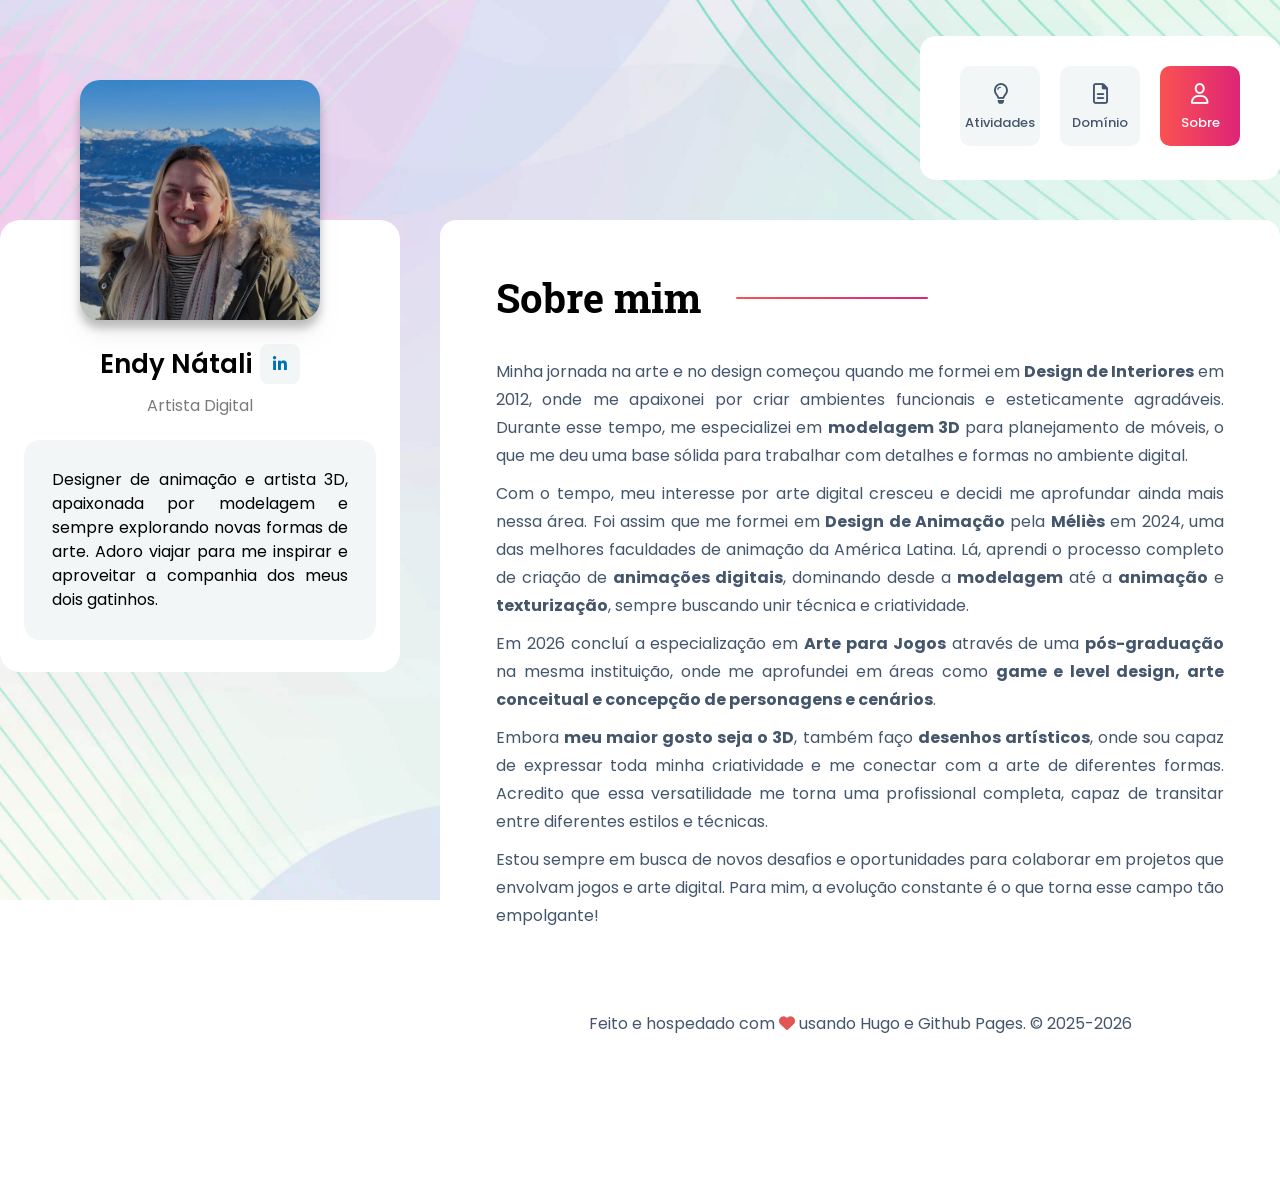
<file: index.html>
<!DOCTYPE html>
<html lang="pt">

    <head>
	<meta name="generator" content="Hugo 0.157.0">
        <meta charset="UTF-8" />
        <meta http-equiv="X-UA-Compatible" content="IE=edge" />
        <meta name="viewport" content="width=device-width, initial-scale=1.0" />
        <link rel="shortcut icon" href="/images/logo/faveicon.jpg" type="image/x-icon">
        <link rel="stylesheet" href="/assets/fontaswesome/css/all.min.css">
<link rel="stylesheet" href="/assets/fontaswesome/css/fontawesome.min.css">
<link rel="preconnect" href="https://fonts.googleapis.com" />
<link rel="preconnect" href="https://fonts.gstatic.com" crossorigin />
<link
    href="https://fonts.googleapis.com/css2?family=Poppins:ital,wght@0,200;0,300;0,400;0,500;0,600;0,700;1,400;1,500;1,600&family=Roboto+Slab:wght@300;400;500;600;700&display=swap"
    rel="stylesheet" />
<link rel="stylesheet" href="/css/vendor/jquery.modal.min.css">
<link rel="stylesheet" href="/css/tailwind.css">
<link rel="stylesheet" href="/css/custom.css">
<link rel="stylesheet" href="/css/vendor/slick.css">
        <title>Endy</title>
        <meta name="description" content="Endy Nátali - Artista digital, designer de animação, apaixonada por modelagem 3D e sempre explorando novas formas de arte.">
        <meta name="keywords" content="Endy Nátali, digital artist, artista digital, modelagem 3D, animação 3D, animação 2D, game design, Lody">
        <meta name="author" content="Endy Nátali Bächtold Smolski Chapuis">
        <link rel="canonical" href="https://endy.com.br">
        <style>
            html, body {
                margin: 0;
                padding: 0;
            }
            .site-fixed-bg {
                position: fixed;
                inset: 0;
                z-index: 0;
            }
            .page-shell {
                position: relative;
                z-index: 1;
                display: flow-root;
                min-height: 100dvh;
            }
            .mobile-content-offset {
                padding-bottom: 74px;
            }
            .page-surface {
                background-color: transparent;
            }
            .dark .page-surface {
                background-color: transparent;
            }
            .mobile-page-surface {
                background-color: rgba(255, 255, 255, 0.92);
                border-radius: 1rem;
                margin: 0.75rem;
            }
            .dark .mobile-page-surface {
                background-color: rgba(17, 17, 17, 0.92);
            }
            .mobile-bottom-nav {
                position: fixed;
                left: 0;
                right: 0;
                bottom: 0;
                z-index: 9999;
            }
            .mobile-bottom-nav-list {
                display: flex;
                align-items: stretch;
                justify-content: space-between;
            }
            .mobile-bottom-nav-list li {
                flex: 1 1 25%;
            }
            @media (min-width: 1024px) {
                .page-shell {
                    min-height: 100vh;
                }
                .mobile-content-offset {
                    padding-bottom: 0;
                }
                .mobile-bottom-nav {
                    display: none;
                }
                .page-surface {
                    background-color: #ffffff;
                    border-radius: 1rem;
                }
                .dark .page-surface {
                    background-color: #111111;
                }
                .mobile-page-surface {
                    margin: 0;
                }
            }
        </style>
    </head>

    <body>
        <div class="site-fixed-bg bg-homeBg dark:bg-homeTwoBg-dark bg-no-repeat bg-center bg-cover"></div>
        <div class="page-shell min-h-screen md:pb-16 w-full">
            <div class="container grid grid-cols-12 md:gap-10 justify-between lg:mt-[220px] mobile-content-offset">
                <div class="col-span-12 lg:col-span-4 hidden lg:block h-screen sticky top-44">
                    <div class="w-full mb-6 lg:mb-0 mx-auto relative bg-white text-center dark:bg-[#111111] px-6 rounded-[20px] mt-[180px] md:mt-[220px] lg:mt-0">
    <img src="/images/about/avatar.jpg"
        class="w-[240px] absolute left-[50%] transform -translate-x-[50%] h-[240px] drop-shadow-xl mx-auto rounded-[20px] -mt-[140px]"
        alt="about" />
    <div class="pt-[100px] pb-8">
        <div class="mt-6 mb-1 flex items-center justify-center gap-2">
            <h2 class="text-[26px] font-semibold dark:text-white"> Endy Nátali </h2>
            <a class="ml-1" href="https://www.linkedin.com/in/endynatali/" target="_blank" rel="noopener noreferrer" aria-label="LinkedIn">
                <span class="socialbtn text-[#0072b1]">
                    <i class="fa-brands fa-linkedin-in"></i>
                </span>
            </a>
            
        </div>
        <h3 class="mb-4 text-[#7B7B7B] inline-block dark:bg-[#1D1D1D] px-5 py-1.5 rounded-lg dark:text-[#A6A6A6]"> Artista Digital </h3>
        <div class="p-7 rounded-2xl mt-7 bg-[#F3F6F6] dark:bg-[#1D1D1D]" style="text-align: justify; margin-top: 0px;">
            Designer de animação e artista 3D, apaixonada por modelagem e sempre explorando novas formas de arte. Adoro viajar para me inspirar e aproveitar a companhia dos meus dois gatinhos. 
        </div>

        
    </div>
</div>
                </div>
                <div class="col-span-12 lg:col-span-8">
                    <header
                        class="lg:w-[360px] h-[144px] hidden lg:block p-[30px] ml-auto mb-10 rounded-[16px] bg-white dark:bg-[#111111]" style="margin-top: -184px;">
                        <nav class="hidden lg:block">
                            <ul class="flex">
                                <li>
                                    <a class="menu-item" href="/atividades">
                                        <span class="text-xl mb-1">
                                            <i class="fa-regular fa-lightbulb"></i>
                                        </span> Atividades
                                    </a>
                                </li>
                                <li>
                                    <a class="menu-item" href="/dominio">
                                        <span class="text-xl mb-1">
                                            <i class="fa-regular fa-file-lines"></i>
                                        </span> Domínio
                                    </a>
                                </li>
                                <li>
                                    <a class="menu-active" href="/">
                                        <span class="text-xl mb-1">
                                            <i class="fa-regular fa-user"></i>
                                        </span> Sobre
                                    </a>
                                </li>
                                
                                
                            </ul>
                        </nav>
                    </header>

                    
    <div>
        <div class="page-surface">
            <div class="pt-12 md:py-12 px-2 sm:px-5 md:px-10 lg:px-14">
                <h2 class="after-effect after:left-60 hidden lg:block">Sobre mim</h2>
                <div class="lg:hidden">
                    <div class="w-full mb-6 lg:mb-0 mx-auto relative bg-white text-center dark:bg-[#111111] px-6 rounded-[20px] mt-[180px] md:mt-[220px] lg:mt-0">
    <img src="/images/about/avatar.jpg"
        class="w-[240px] absolute left-[50%] transform -translate-x-[50%] h-[240px] drop-shadow-xl mx-auto rounded-[20px] -mt-[140px]"
        alt="about" />
    <div class="pt-[100px] pb-8">
        <div class="mt-6 mb-1 flex items-center justify-center gap-2">
            <h2 class="text-[26px] font-semibold dark:text-white"> Endy Nátali </h2>
            <a class="ml-1" href="https://www.linkedin.com/in/endynatali/" target="_blank" rel="noopener noreferrer" aria-label="LinkedIn">
                <span class="socialbtn text-[#0072b1]">
                    <i class="fa-brands fa-linkedin-in"></i>
                </span>
            </a>
            
        </div>
        <h3 class="mb-4 text-[#7B7B7B] inline-block dark:bg-[#1D1D1D] px-5 py-1.5 rounded-lg dark:text-[#A6A6A6]"> Artista Digital </h3>
        <div class="p-7 rounded-2xl mt-7 bg-[#F3F6F6] dark:bg-[#1D1D1D]" style="text-align: justify; margin-top: 0px;">
            Designer de animação e artista 3D, apaixonada por modelagem e sempre explorando novas formas de arte. Adoro viajar para me inspirar e aproveitar a companhia dos meus dois gatinhos. 
        </div>

        
    </div>
</div>
                </div>

                <div class="lg:grid grid-cols-12 md:gap-10 pt-4 md:pt-[30px] items-center hidden">
                    <div class="col-span-12 space-y-2.5">
                        <div style="text-align: justify;">
                            <p class="text-[#44566c] dark:text-color-910 leading-7">  
                                Minha jornada na arte e no design começou quando me formei em <strong>Design de Interiores</strong> em 2012, onde me apaixonei por criar ambientes funcionais e esteticamente agradáveis. Durante esse tempo, me especializei em <strong>modelagem 3D</strong> para planejamento de móveis, o que me deu uma base sólida para trabalhar com detalhes e formas no ambiente digital.  
                            </p>  
                            
                            <p class="text-[#44566c] leading-7 mt-2.5 dark:text-color-910">  
                                Com o tempo, meu interesse por arte digital cresceu e decidi me aprofundar ainda mais nessa área. 
                                Foi assim que me formei em <strong>Design de Animação</strong> pela <strong>Méliès</strong> em 2024, uma das melhores faculdades de animação da América Latina. Lá, aprendi o processo completo de criação de 
                                <strong>animações digitais</strong>, dominando desde a <strong>modelagem</strong> até a <strong>animação</strong> e <strong>texturização</strong>, sempre buscando unir técnica e criatividade.  
                            </p>  
                            
                            <p class="text-[#44566c] leading-7 mt-2.5 dark:text-color-910">  
                                Em 2026 concluí a especialização em <strong>Arte para Jogos</strong> através de uma <strong>pós-graduação</strong> na mesma instituição, onde me aprofundei em áreas como <strong>game e level design, arte conceitual e concepção de personagens e cenários</strong>.  
                            </p>  
                            
                            <p class="text-[#44566c] leading-7 mt-2.5 dark:text-color-910">  
                                Embora <strong>meu maior gosto seja o 3D</strong>, também faço <strong>desenhos artísticos</strong>, onde sou capaz de expressar toda minha criatividade e me conectar com a arte de diferentes formas. Acredito que essa versatilidade me torna uma profissional completa, capaz de transitar entre diferentes estilos e técnicas.  
                            </p>  
                            
                            <p class="text-[#44566c] leading-7 mt-2.5 dark:text-color-910">  
                                Estou sempre em busca de novos desafios e oportunidades para colaborar em projetos que envolvam jogos e arte digital. 
                                Para mim, a evolução constante é o que torna esse campo tão empolgante!  
                            </p>  
                        </div>
                        <div></div>
                    </div>
                </div>

            </div>

        </div>
        <footer class="overflow-hidden rounded-b-2xl" style="background: transparent">
    <p class="text-center py-6 text-gray-lite dark:text-color-910"> 
        Feito e hospedado com <i class="fa fa-heart" style="color: #e25555;;"></i> usando
                    <a href="https://gohugo.io/" target="_BLANK" class="black">Hugo</a> e <a href="https://pages.github.com/" target="_BLANK" class="black">Github Pages</a>. &copy; 2025-2026</p>
    </p>
</footer>
    </div>

                </div>
            </div>

            <nav class="mobile-bottom-nav bg-white dark:bg-[#111111] border-t border-[#e6e6e6] dark:border-[#212425]">
                <ul class="mobile-bottom-nav-list">
                    <li>
                        <a class="flex flex-col items-center justify-center py-2 text-xs text-[#F95054]" href="/">
                            <i class="fa-solid fa-house text-base mb-1"></i>
                            Home
                        </a>
                    </li>
                    <li>
                        <a class="flex flex-col items-center justify-center py-2 text-xs text-[#44566c] dark:text-[#A6A6A6]" href="/atividades">
                            <i class="fa-solid fa-lightbulb text-base mb-1"></i>
                            Atividades
                        </a>
                    </li>
                    <li>
                        <a class="flex flex-col items-center justify-center py-2 text-xs text-[#44566c] dark:text-[#A6A6A6]" href="/dominio">
                            <i class="fa-solid fa-file-lines text-base mb-1"></i>
                            Domínio
                        </a>
                    </li>
                    <li>
                        <a class="flex flex-col items-center justify-center py-2 text-xs text-[#44566c] dark:text-[#A6A6A6]" href="/sobre">
                            <i class="fa-solid fa-user text-base mb-1"></i>
                            Sobre
                        </a>
                    </li>
                </ul>
            </nav>
        </div>

        <script src="/js/vendor/jquery.min.js"></script>
<script src="/js/vendor/isotope.pkgd.min.js"></script>
<script src="/js/vendor/jquery.modal.min.js"></script>   
<script src="/js/vendor/slick.js"></script>
<script src="/js/main.js"></script>
    </body>

</html>
</file>
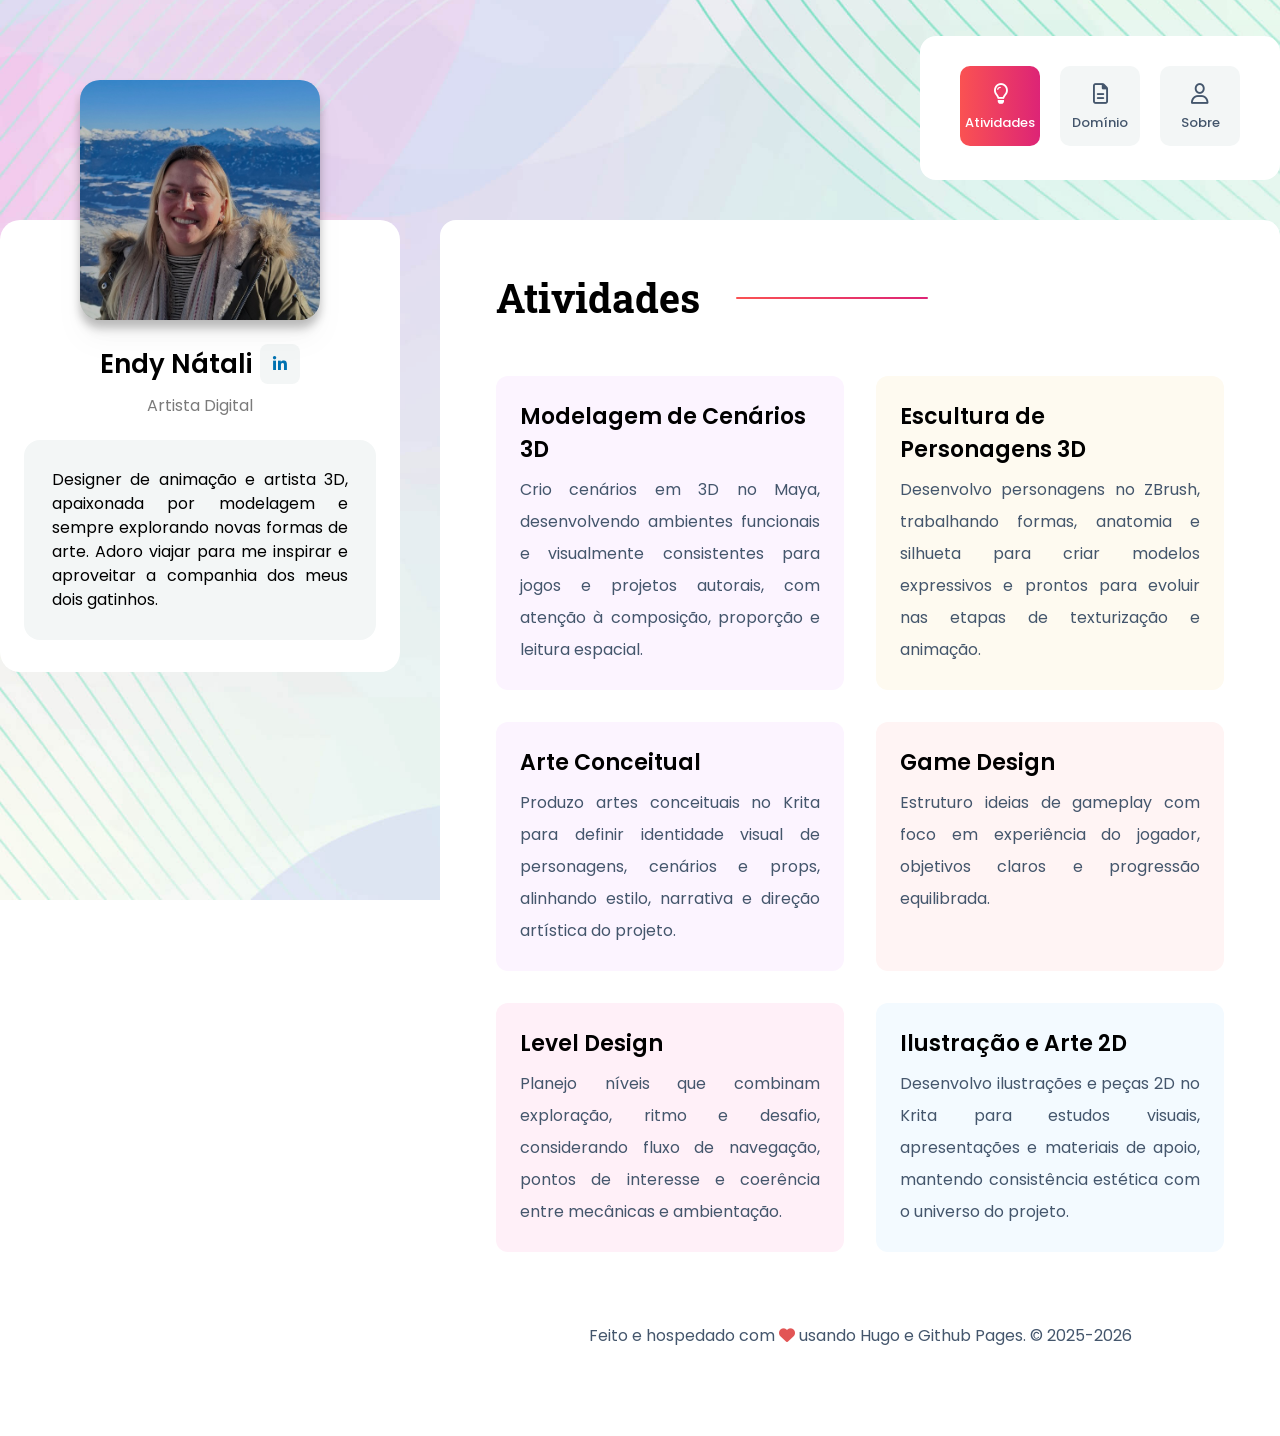
<file: atividades/index.html>
<!DOCTYPE html>
<html lang="pt">

    <head>
        <meta charset="UTF-8" />
        <meta http-equiv="X-UA-Compatible" content="IE=edge" />
        <meta name="viewport" content="width=device-width, initial-scale=1.0" />
        <link rel="shortcut icon" href="/images/logo/faveicon.jpg" type="image/x-icon">
        <link rel="stylesheet" href="/assets/fontaswesome/css/all.min.css">
<link rel="stylesheet" href="/assets/fontaswesome/css/fontawesome.min.css">
<link rel="preconnect" href="https://fonts.googleapis.com" />
<link rel="preconnect" href="https://fonts.gstatic.com" crossorigin />
<link
    href="https://fonts.googleapis.com/css2?family=Poppins:ital,wght@0,200;0,300;0,400;0,500;0,600;0,700;1,400;1,500;1,600&family=Roboto+Slab:wght@300;400;500;600;700&display=swap"
    rel="stylesheet" />
<link rel="stylesheet" href="/css/vendor/jquery.modal.min.css">
<link rel="stylesheet" href="/css/tailwind.css">
<link rel="stylesheet" href="/css/custom.css">
<link rel="stylesheet" href="/css/vendor/slick.css">
        <title>Atividades</title>
        <meta name="description" content="Endy Nátali - Artista digital, designer de animação, apaixonada por modelagem 3D e sempre explorando novas formas de arte.">
        <meta name="keywords" content="Endy Nátali, digital artist, artista digital, modelagem 3D, animação 3D, animação 2D, game design, Lody">
        <meta name="author" content="Endy Nátali Bächtold Smolski Chapuis">
        <link rel="canonical" href="https://endy.com.br">
        <style>
            html, body {
                margin: 0;
                padding: 0;
            }
            .site-fixed-bg {
                position: fixed;
                inset: 0;
                z-index: 0;
            }
            .page-shell {
                position: relative;
                z-index: 1;
                display: flow-root;
                min-height: 100dvh;
            }
            .mobile-content-offset {
                padding-bottom: 74px;
            }
            .page-surface {
                background-color: transparent;
            }
            .dark .page-surface {
                background-color: transparent;
            }
            .mobile-page-surface {
                background-color: rgba(255, 255, 255, 0.92);
                border-radius: 1rem;
                margin: 0.75rem;
            }
            .dark .mobile-page-surface {
                background-color: rgba(17, 17, 17, 0.92);
            }
            .mobile-bottom-nav {
                position: fixed;
                left: 0;
                right: 0;
                bottom: 0;
                z-index: 9999;
            }
            .mobile-bottom-nav-list {
                display: flex;
                align-items: stretch;
                justify-content: space-between;
            }
            .mobile-bottom-nav-list li {
                flex: 1 1 25%;
            }
            @media (min-width: 1024px) {
                .page-shell {
                    min-height: 100vh;
                }
                .mobile-content-offset {
                    padding-bottom: 0;
                }
                .mobile-bottom-nav {
                    display: none;
                }
                .page-surface {
                    background-color: #ffffff;
                    border-radius: 1rem;
                }
                .dark .page-surface {
                    background-color: #111111;
                }
                .mobile-page-surface {
                    margin: 0;
                }
            }
        </style>
    </head>

    <body>
        <div class="site-fixed-bg bg-homeBg dark:bg-homeTwoBg-dark bg-no-repeat bg-center bg-cover"></div>
        <div class="page-shell min-h-screen md:pb-16 w-full">
            <div class="container grid grid-cols-12 md:gap-10 justify-between lg:mt-[220px] mobile-content-offset">
                <div class="col-span-12 lg:col-span-4 hidden lg:block h-screen sticky top-44">
                    <div class="w-full mb-6 lg:mb-0 mx-auto relative bg-white text-center dark:bg-[#111111] px-6 rounded-[20px] mt-[180px] md:mt-[220px] lg:mt-0">
    <img src="/images/about/avatar.jpg"
        class="w-[240px] absolute left-[50%] transform -translate-x-[50%] h-[240px] drop-shadow-xl mx-auto rounded-[20px] -mt-[140px]"
        alt="about" />
    <div class="pt-[100px] pb-8">
        <div class="mt-6 mb-1 flex items-center justify-center gap-2">
            <h2 class="text-[26px] font-semibold dark:text-white"> Endy Nátali </h2>
            <a class="ml-1" href="https://www.linkedin.com/in/endynatali/" target="_blank" rel="noopener noreferrer" aria-label="LinkedIn">
                <span class="socialbtn text-[#0072b1]">
                    <i class="fa-brands fa-linkedin-in"></i>
                </span>
            </a>
            
        </div>
        <h3 class="mb-4 text-[#7B7B7B] inline-block dark:bg-[#1D1D1D] px-5 py-1.5 rounded-lg dark:text-[#A6A6A6]"> Artista Digital </h3>
        <div class="p-7 rounded-2xl mt-7 bg-[#F3F6F6] dark:bg-[#1D1D1D]" style="text-align: justify; margin-top: 0px;">
            Designer de animação e artista 3D, apaixonada por modelagem e sempre explorando novas formas de arte. Adoro viajar para me inspirar e aproveitar a companhia dos meus dois gatinhos. 
        </div>

        
    </div>
</div>
                </div>
                <div class="col-span-12 lg:col-span-8">
                    <header
                        class="lg:w-[360px] h-[144px] hidden lg:block p-[30px] ml-auto mb-10 rounded-[16px] bg-white dark:bg-[#111111]" style="margin-top: -184px;">
                        <nav class="hidden lg:block">
                            <ul class="flex">
                                <li>
                                    <a class="menu-active" href="/atividades">
                                        <span class="text-xl mb-1">
                                            <i class="fa-regular fa-lightbulb"></i>
                                        </span> Atividades
                                    </a>
                                </li>
                                <li>
                                    <a class="menu-item" href="/dominio">
                                        <span class="text-xl mb-1">
                                            <i class="fa-regular fa-file-lines"></i>
                                        </span> Domínio
                                    </a>
                                </li>
                                <li>
                                    <a class="menu-item" href="/">
                                        <span class="text-xl mb-1">
                                            <i class="fa-regular fa-user"></i>
                                        </span> Sobre
                                    </a>
                                </li>
                                
                                
                            </ul>
                        </nav>
                    </header>

                    
    <div>
        <div class="page-surface mobile-page-surface">
            <div class="pt-8 md:py-12 px-2 sm:px-5 md:px-10 lg:px-14">
                <h2 class="after-effect after:left-60">Atividades</h2>
            </div>

            <div class="pb-12 px-2 sm:px-5 md:px-10 lg:px-14">
                <div class="grid gap-8 grid-cols-1 md:grid-cols-2 xl:grid-cols-2">
                    <div class="about-box bg-[#fcf4ff] dark:bg-transparent">
                        
                        <div class="space-y-2">
                            <h3 class="dark:text-white text-[22px] font-semibold">Modelagem de Cenários 3D</h3>
                            <p class="leading-8 text-gray-lite dark:text-[#A6A6A6]" style="text-align: justify;">
                                Crio cenários em 3D no Maya, desenvolvendo ambientes funcionais e visualmente consistentes para jogos e projetos autorais, com atenção à composição, proporção e leitura espacial.
                            </p>
                        </div>
                    </div>

                    <div class="about-box bg-[#fefaf0] dark:bg-transparent">
                        
                        <div class="space-y-2">
                            <h3 class="dark:text-white text-[22px] font-semibold">Escultura de Personagens 3D</h3>
                            <p class="leading-8 text-gray-lite dark:text-[#A6A6A6]" style="text-align: justify;">
                                Desenvolvo personagens no ZBrush, trabalhando formas, anatomia e silhueta para criar modelos expressivos e prontos para evoluir nas etapas de texturização e animação.
                            </p>
                        </div>
                    </div>

                    <div class="about-box bg-[#fcf4ff] dark:bg-transparent">
                        
                        <div class="space-y-2">
                            <h3 class="dark:text-white text-[22px] font-semibold">Arte Conceitual</h3>
                            <p class="leading-8 text-gray-lite dark:text-[#A6A6A6]" style="text-align: justify;">
                                Produzo artes conceituais no Krita para definir identidade visual de personagens, cenários e props, alinhando estilo, narrativa e direção artística do projeto.
                            </p>
                        </div>
                    </div>

                    <div class="about-box bg-[#fff4f4] dark:bg-transparent">
                        
                        <div class="space-y-2">
                            <h3 class="dark:text-white text-[22px] font-semibold">Game Design</h3>
                            <p class="leading-8 text-gray-lite dark:text-[#A6A6A6]" style="text-align: justify;">
                                Estruturo ideias de gameplay com foco em experiência do jogador, objetivos claros e progressão equilibrada.
                            </p>
                        </div>
                    </div>

                    <div class="about-box bg-[#fff0f8] dark:bg-transparent">
                        
                        <div class="space-y-2">
                            <h3 class="dark:text-white text-[22px] font-semibold">Level Design</h3>
                            <p class="leading-8 text-gray-lite dark:text-[#A6A6A6]" style="text-align: justify;">
                                Planejo níveis que combinam exploração, ritmo e desafio, considerando fluxo de navegação, pontos de interesse e coerência entre mecânicas e ambientação.
                            </p>
                        </div>
                    </div>

                    <div class="about-box bg-[#f3faff] dark:bg-transparent">
                        
                        <div class="space-y-2">
                            <h3 class="dark:text-white text-[22px] font-semibold">Ilustração e Arte 2D</h3>
                            <p class="leading-8 text-gray-lite dark:text-[#A6A6A6]" style="text-align: justify;">
                                Desenvolvo ilustrações e peças 2D no Krita para estudos visuais, apresentações e materiais de apoio, mantendo consistência estética com o universo do projeto.
                            </p>
                        </div>
                    </div>
                </div>
            </div>

        </div>
        <footer class="overflow-hidden rounded-b-2xl" style="background: transparent">
    <p class="text-center py-6 text-gray-lite dark:text-color-910"> 
        Feito e hospedado com <i class="fa fa-heart" style="color: #e25555;;"></i> usando
                    <a href="https://gohugo.io/" target="_BLANK" class="black">Hugo</a> e <a href="https://pages.github.com/" target="_BLANK" class="black">Github Pages</a>. &copy; 2025-2026</p>
    </p>
</footer>
    </div>

                </div>
            </div>

            <nav class="mobile-bottom-nav bg-white dark:bg-[#111111] border-t border-[#e6e6e6] dark:border-[#212425]">
                <ul class="mobile-bottom-nav-list">
                    <li>
                        <a class="flex flex-col items-center justify-center py-2 text-xs text-[#44566c] dark:text-[#A6A6A6]" href="/">
                            <i class="fa-solid fa-house text-base mb-1"></i>
                            Home
                        </a>
                    </li>
                    <li>
                        <a class="flex flex-col items-center justify-center py-2 text-xs text-[#F95054]" href="/atividades">
                            <i class="fa-solid fa-lightbulb text-base mb-1"></i>
                            Atividades
                        </a>
                    </li>
                    <li>
                        <a class="flex flex-col items-center justify-center py-2 text-xs text-[#44566c] dark:text-[#A6A6A6]" href="/dominio">
                            <i class="fa-solid fa-file-lines text-base mb-1"></i>
                            Domínio
                        </a>
                    </li>
                    <li>
                        <a class="flex flex-col items-center justify-center py-2 text-xs text-[#44566c] dark:text-[#A6A6A6]" href="/sobre">
                            <i class="fa-solid fa-user text-base mb-1"></i>
                            Sobre
                        </a>
                    </li>
                </ul>
            </nav>
        </div>

        <script src="/js/vendor/jquery.min.js"></script>
<script src="/js/vendor/isotope.pkgd.min.js"></script>
<script src="/js/vendor/jquery.modal.min.js"></script>   
<script src="/js/vendor/slick.js"></script>
<script src="/js/main.js"></script>
    </body>

</html>
</file>
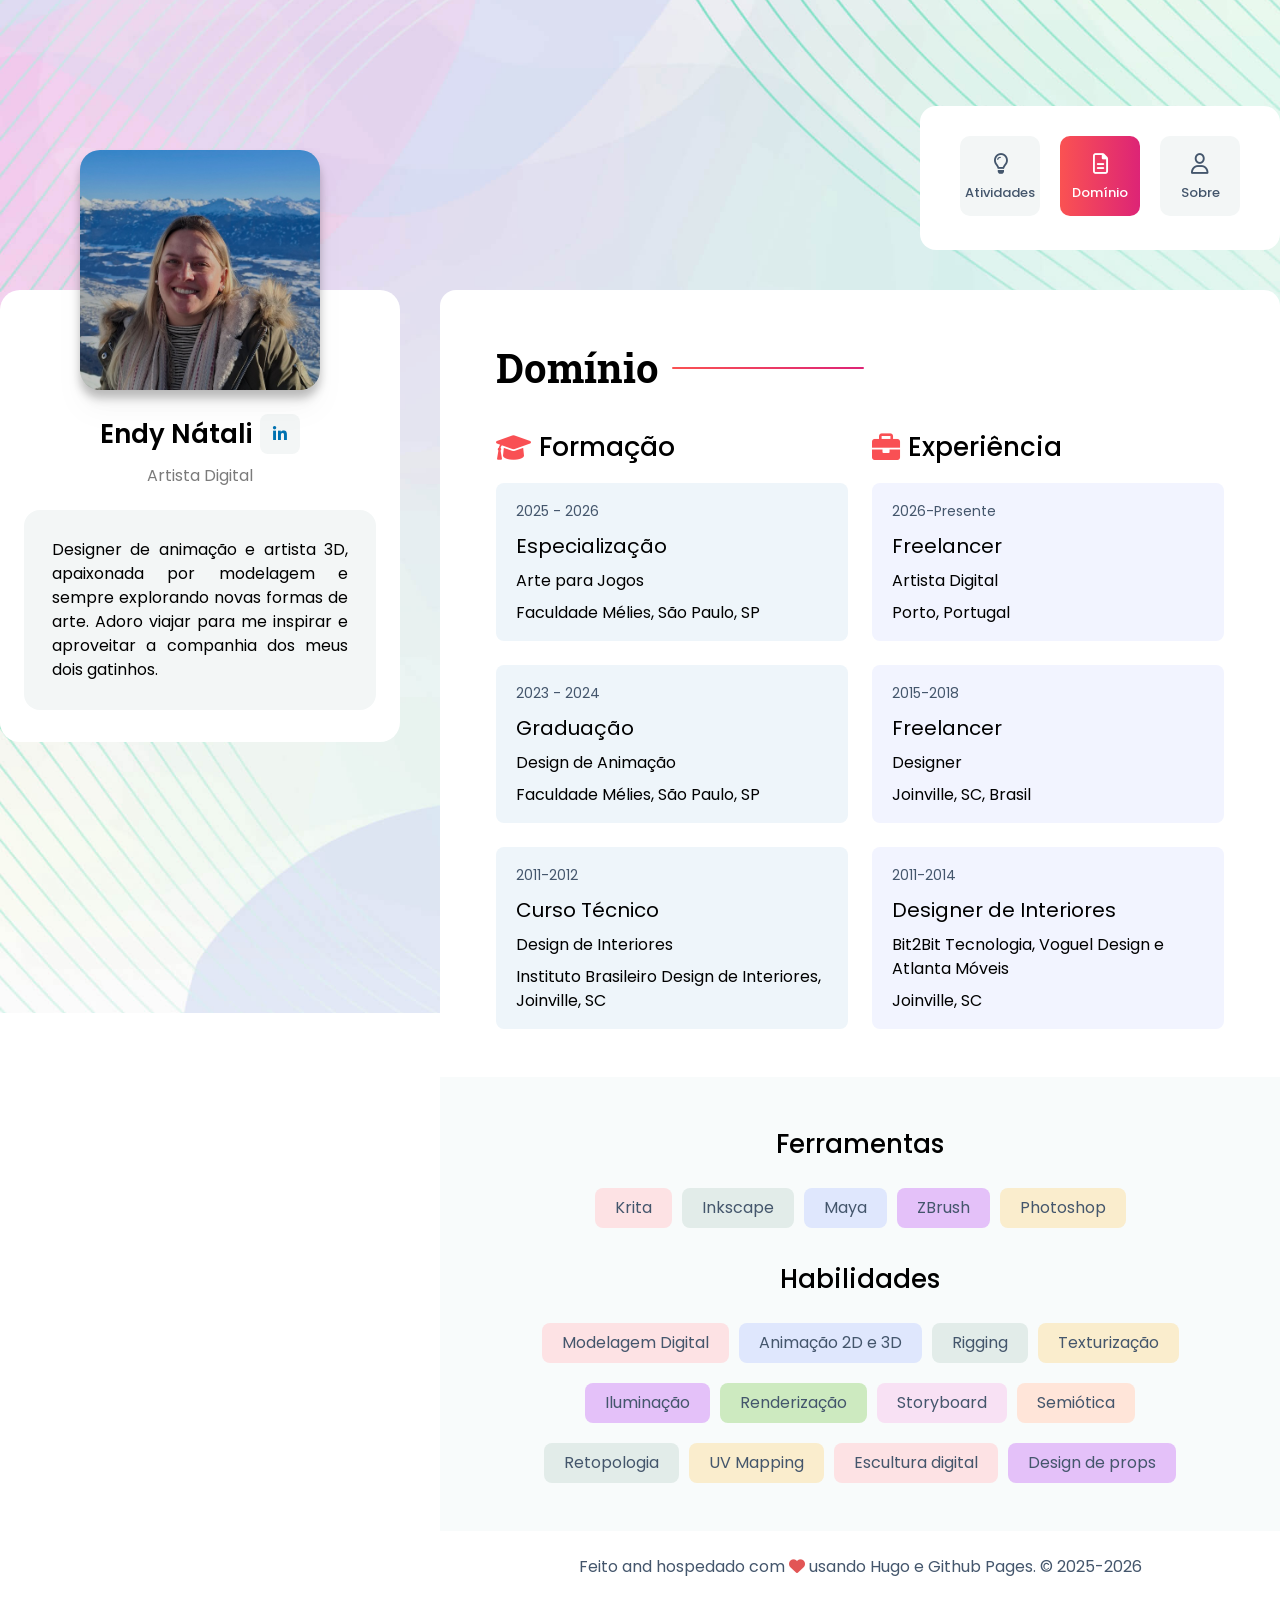
<file: dominio/index.html>
<!DOCTYPE html>
<html lang="pt">

    <head>
        <meta charset="UTF-8" />
        <meta http-equiv="X-UA-Compatible" content="IE=edge" />
        <meta name="viewport" content="width=device-width, initial-scale=1.0" />
        <link rel="shortcut icon" href="/images/logo/faveicon.jpg" type="image/x-icon">
        <link rel="stylesheet" href="/assets/fontaswesome/css/all.min.css">
<link rel="stylesheet" href="/assets/fontaswesome/css/fontawesome.min.css">
<link rel="preconnect" href="https://fonts.googleapis.com" />
<link rel="preconnect" href="https://fonts.gstatic.com" crossorigin />
<link
    href="https://fonts.googleapis.com/css2?family=Poppins:ital,wght@0,200;0,300;0,400;0,500;0,600;0,700;1,400;1,500;1,600&family=Roboto+Slab:wght@300;400;500;600;700&display=swap"
    rel="stylesheet" />
<link rel="stylesheet" href="/css/vendor/jquery.modal.min.css">
<link rel="stylesheet" href="/css/tailwind.css">
<link rel="stylesheet" href="/css/custom.css">
<link rel="stylesheet" href="/css/vendor/slick.css">
        <title>Minha Experiência</title>
        <meta name="description" content="Endy Nátali - Artista digital, designer de animação, apaixonada por modelagem 3D e sempre explorando novas formas de arte.">
        <meta name="keywords" content="Endy Nátali, digital artist, artista digital, modelagem 3D, animação 3D, animação 2D, game design, Lody">
        <meta name="author" content="Endy Nátali Bächtold Smolski Chapuis">
        <link rel="canonical" href="https://endy.com.br">
    </head>

    <body>
        <div class="bg-homeBg dark:bg-homeTwoBg-dark min-h-screen bg-no-repeat bg-center bg-cover bg-fixed md:pb-16 w-full">
            <div class="section-bg">
                <div class="w-full flex justify-between px-4">
                    <div class="flex items-center">
                        <button id="menu-toggle" type="button" class="menu-toggle-btn">
                            <i id="menu-toggle-open-icon" class="fa-solid fa-bars text-xl "></i>
                            <i id="menu-toggle-close-icon" class="fa-solid fa-xmark text-xl hidden  "></i>
                        </button>
                    </div>
                </div>
            </div>

            <nav id="navbar" class="hidden lg:hidden">
                <ul
                    class="block rounded-b-[20px] shadow-md absolute left-0 top-20 z-[22222222222222] w-full bg-white dark:bg-[#1d1d1d]">
                    <li>
                        <a class="mobile-menu-items" href="/atividades">
                            <span class="mr-2 text-xl">
                                <i class="fa-regular fa-lightbulb"></i>
                            </span>Atividades</a>
                    </li>
                    <li>
                        <a class="mobile-menu-items-active" href="/dominio">
                            <span class="mr-2 text-xl">
                                <i class="fa-regular fa-file-lines"></i>
                            </span>Domínio</a>
                    </li>
                    <li>
                        <a class="mobile-menu-items" href="/">
                            <span class="mr-2 text-xl">
                                <i class="fa-regular fa-user"></i>
                            </span>Sobre</a>
                    </li>
                    
                </ul>
            </nav>

            <div class="container grid grid-cols-12 md:gap-10 justify-between lg:mt-[220px]">
                <div class="col-span-12 lg:col-span-4 hidden lg:block h-screen sticky top-44">
                    <div class="w-full mb-6 lg:mb-0 mx-auto relative bg-white text-center dark:bg-[#111111] px-6 rounded-[20px] mt-[180px] md:mt-[220px] lg:mt-0">
    <img src="/images/about/avatar.jpg"
        class="w-[240px] absolute left-[50%] transform -translate-x-[50%] h-[240px] drop-shadow-xl mx-auto rounded-[20px] -mt-[140px]"
        alt="about" />
    <div class="pt-[100px] pb-8">
        <div class="mt-6 mb-1 flex items-center justify-center gap-2">
            <h2 class="text-[26px] font-semibold dark:text-white"> Endy Nátali </h2>
            <a class="ml-1" href="https://www.linkedin.com/in/endynatali/" target="_blank" rel="noopener noreferrer" aria-label="LinkedIn">
                <span class="socialbtn text-[#0072b1]">
                    <i class="fa-brands fa-linkedin-in"></i>
                </span>
            </a>
            
        </div>
        <h3 class="mb-4 text-[#7B7B7B] inline-block dark:bg-[#1D1D1D] px-5 py-1.5 rounded-lg dark:text-[#A6A6A6]"> Artista Digital </h3>
        <div class="p-7 rounded-2xl mt-7 bg-[#F3F6F6] dark:bg-[#1D1D1D]" style="text-align: justify; margin-top: 0px;">
            Designer de animação e artista 3D, apaixonada por modelagem e sempre explorando novas formas de arte. Adoro viajar para me inspirar e aproveitar a companhia dos meus dois gatinhos. 
        </div>

        
    </div>
</div>
                </div>
                <div class="col-span-12 lg:col-span-8">
                    <header
                        class="lg:w-[360px] h-[144px] hidden lg:block p-[30px] ml-auto mb-10 rounded-[16px] bg-white dark:bg-[#111111]" style="margin-top: -184px;">
                        <nav class="hidden lg:block">
                            <ul class="flex">
                                <li>
                                    <a class="menu-item" href="/atividades">
                                        <span class="text-xl mb-1">
                                            <i class="fa-regular fa-lightbulb"></i>
                                        </span> Atividades
                                    </a>
                                </li>
                                <li>
                                    <a class="menu-active" href="/dominio">
                                        <span class="text-xl mb-1">
                                            <i class="fa-regular fa-file-lines"></i>
                                        </span> Domínio
                                    </a>
                                </li>
                                <li>
                                    <a class="menu-item" href="/">
                                        <span class="text-xl mb-1">
                                            <i class="fa-regular fa-user"></i>
                                        </span> Sobre
                                    </a>
                                </li>
                                
                                
                            </ul>
                        </nav>
                    </header>

                    
    <div class="bg-white lg:rounded-2xl dark:bg-[#111111]">
        <div class="container sm:px-5 md:px-10 lg:px-14">
            <div class="py-12 px-4 md:px-0">
                <h2 class="after-effect after:left-44">Domínio</h2>
                <div class="grid grid-cols-1 md:grid-cols-2 lg:grid-cols-2 gap-x-6 gap-y-6 mt-[30px]">
                    <div>
                        <div class="flex items-center space-x-2 mb-4">
                            <i class="fa-solid text-6xl text-[#F95054] fa-graduation-cap"></i>
                            <h4 class="text-5xl dark:text-white font-medium"> Formação </h4>
                        </div>
                        <div
                            class="bg-[#eef5fa] dark:bg-transparent py-4 pl-5 pr-3 space-y-2 mb-6 rounded-lg dark:border-[#212425] dark:border-2">
                            <span class="text-tiny text-gray-lite dark:text-[#b7b7b7]">2025 - 2026</span>
                            <h3 class="text-xl dark:text-white">Especialização</h3>
                            <p class="dark:text-[#b7b7b7]">Arte para Jogos</p>
                            <p class="dark:text-[#b7b7b7]">Faculdade Mélies, São Paulo, SP</p>
                        </div>
                        <div
                            class="bg-[#eef5fa] dark:bg-transparent py-4 pl-5 pr-3 space-y-2 rounded-lg mb-6 dark:border-[#212425] dark:border-2">
                            <span class="text-tiny text-gray-lite dark:text-[#b7b7b7]">2023 - 2024</span>
                            <h3 class="text-xl dark:text-white">Graduação</h3>
                            <p class="dark:text-[#b7b7b7]">Design de Animação</p>
                            <p class="dark:text-[#b7b7b7]">Faculdade Mélies, São Paulo, SP</p>
                        </div>
                        <div
                            class="py-4 pl-5 bg-[#eef5fa] dark:bg-transparent pr-3 space-y-2 rounded-lg dark:border-[#212425] dark:border-2">
                            <span class="text-tiny text-gray-lite dark:text-[#b7b7b7]">2011-2012</span>
                            <h3 class="text-xl dark:text-white">Curso Técnico</h3>
                            <p class="dark:text-[#b7b7b7]">Design de Interiores</p>
                            <p class="dark:text-[#b7b7b7]">Instituto Brasileiro Design de Interiores, Joinville, SC</p>
                        </div>
                    </div>
                    

                    
                    <div>
                        <div class="flex items-center space-x-2 mb-4">
                            <i class="fa-solid text-6xl text-[#F95054] fa-briefcase"></i>
                            <h4 class="text-5xl dark:text-white font-medium">Experiência</h4>
                        </div>
                        <div
                            class="py-4 pl-5 pr-3 space-y-2 mb-6 rounded-lg bg-[#f2f4ff] dark:bg-transparent dark:border-[#212425] dark:border-2">
                            <span class="text-tiny text-gray-lite dark:text-[#b7b7b7]">2026-Presente</span>
                            <h3 class="text-xl dark:text-white">Freelancer</h3>
                            <p class="dark:text-[#b7b7b7]">Artista Digital</p>
                            <p class="dark:text-[#b7b7b7]">Porto, Portugal</p>
                        </div>
                        <div
                            class="bg-[#f2f4ff] dark:bg-transparent py-4 pl-5 pr-3 space-y-2 rounded-lg mb-6 dark:border-[#212425] dark:border-2">
                            <span class="text-tiny text-gray-lite dark:text-[#b7b7b7]">2015-2018</span>
                            <h3 class="text-xl dark:text-white">Freelancer</h3>
                            <p class="dark:text-[#b7b7b7]">Designer</p>
                            <p class="dark:text-[#b7b7b7]">Joinville, SC, Brasil</p>
                        </div>
                        <div
                            class="py-4 bg-[#f2f4ff] dark:bg-transparent pl-5 pr-3 space-y-2 rounded-lg dark:border-[#212425] dark:border-2">
                            <span class="text-tiny text-gray-lite dark:text-[#b7b7b7]">2011-2014</span>
                            <h3 class="text-xl dark:text-white">Designer de Interiores</h3>
                            <p class="dark:text-[#b7b7b7]">Bit2Bit Tecnologia, Voguel Design e Atlanta Móveis</p>
                            <p class="dark:text-[#b7b7b7]">Joinville, SC</p>
                        </div>
                    </div>
                    
                </div>
            </div>
        </div>


        <div class="container bg-color-810 dark:bg-[#0D0D0D] py-12 px-2 sm:px-5 md:px-10 lg:px-20">
            <div class="grid grid-cols-2 gap-8">
                <div class="col-span-1 flex flex-col items-center">
                    <h4 class="text-5xl dark:text-white font-medium mb-6 text-center">Ferramentas</h4>
                    <div class="flex gap-y-5 gap-x-2.5 flex-wrap justify-center">
                        <button class="resume-btn" style="background-color: #fde2e4;">Krita</button>
                        <button class="resume-btn" style="background-color: #e2ece9;">Inkscape</button>
                        <button class="resume-btn" style="background-color: #dfe7fd;">Maya</button>
                        <button class="resume-btn" style="background-color: #e4c1f9;">ZBrush</button>
                        <button class="resume-btn" style="background-color: #faedcd;">Photoshop</button>
                    </div>
                </div>

                <div class="col-span-1 flex flex-col items-center">
                    <h4 class="text-5xl dark:text-white font-medium mb-6 text-center">Habilidades</h4>
                    <div class="flex gap-y-5 gap-x-2.5 flex-wrap justify-center">
                        <button class="resume-btn" style="background-color: #fde2e4;">Modelagem Digital</button>
                        <button class="resume-btn" style="background-color: #dfe7fd;">Animação 2D e 3D</button>
                        <button class="resume-btn" style="background-color: #e2ece9;">Rigging</button>
                        <button class="resume-btn" style="background-color: #faedcd;">Texturização</button>
                        <button class="resume-btn" style="background-color: #e4c1f9;">Iluminação</button>
                        <button class="resume-btn" style="background-color: #cdeac0;">Renderização</button>
                        <button class="resume-btn" style="background-color: #f8e1f4;">Storyboard</button>
                        <button class="resume-btn" style="background-color: #ffe5d9;">Semiótica</button>
                        <button class="resume-btn" style="background-color: #e2ece9;">Retopologia</button>
                        <button class="resume-btn" style="background-color: #faedcd;">UV Mapping</button>
                        <button class="resume-btn" style="background-color: #fde2e4;">Escultura digital</button>
                        <button class="resume-btn" style="background-color: #e4c1f9;">Design de props</button>
                    </div>
                </div>
            </div>
        </div>

        <footer class="overflow-hidden rounded-b-2xl" style="background: transparent">
    <p class="text-center py-6 text-gray-lite dark:text-color-910"> 
        Feito and hospedado com <i class="fa fa-heart" style="color: #e25555;;"></i> usando
                    <a href="https://gohugo.io/" target="_BLANK" class="black">Hugo</a> e <a href="https://pages.github.com/" target="_BLANK" class="black">Github Pages</a>. &copy; 2025-2026</p>
    </p>
</footer>
    </div>


                </div>
            </div>
        </div>

        <script src="/js/vendor/jquery.min.js"></script>
<script src="/js/vendor/isotope.pkgd.min.js"></script>
<script src="/js/vendor/jquery.modal.min.js"></script>   
<script src="/js/vendor/slick.js"></script>
<script src="/js/main.js"></script>
    </body>

</html>
</file>
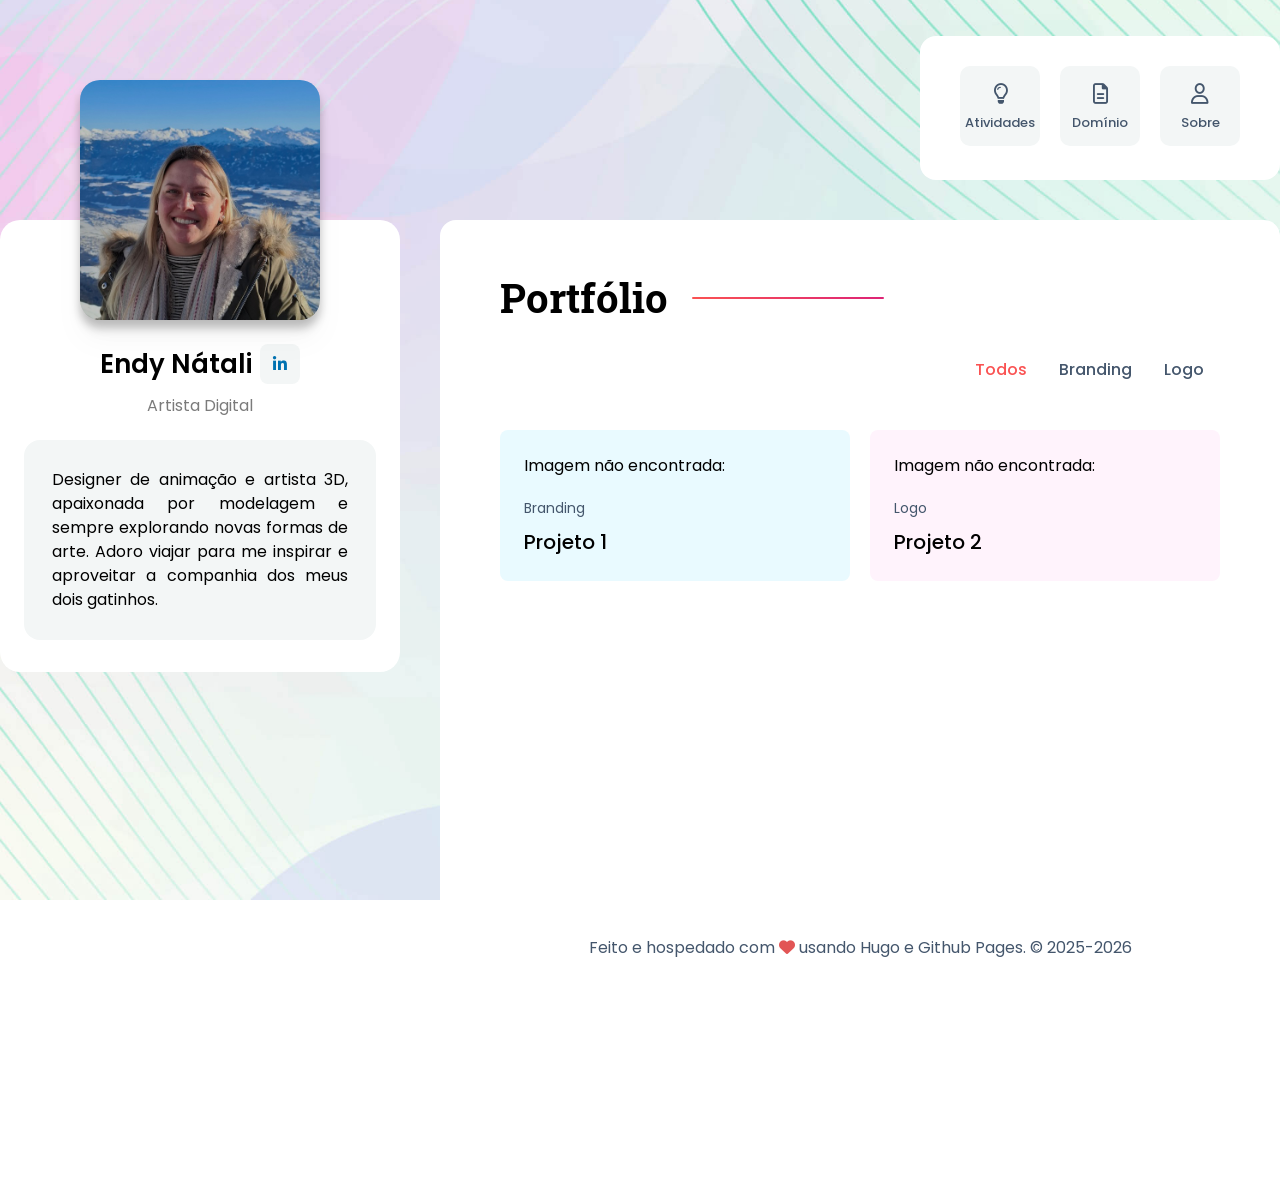
<file: portfolio/index.html>
<!DOCTYPE html>
<html lang="pt">

    <head>
        <meta charset="UTF-8" />
        <meta http-equiv="X-UA-Compatible" content="IE=edge" />
        <meta name="viewport" content="width=device-width, initial-scale=1.0" />
        <link rel="shortcut icon" href="/images/logo/faveicon.jpg" type="image/x-icon">
        <link rel="stylesheet" href="/assets/fontaswesome/css/all.min.css">
<link rel="stylesheet" href="/assets/fontaswesome/css/fontawesome.min.css">
<link rel="preconnect" href="https://fonts.googleapis.com" />
<link rel="preconnect" href="https://fonts.gstatic.com" crossorigin />
<link
    href="https://fonts.googleapis.com/css2?family=Poppins:ital,wght@0,200;0,300;0,400;0,500;0,600;0,700;1,400;1,500;1,600&family=Roboto+Slab:wght@300;400;500;600;700&display=swap"
    rel="stylesheet" />
<link rel="stylesheet" href="/css/vendor/jquery.modal.min.css">
<link rel="stylesheet" href="/css/tailwind.css">
<link rel="stylesheet" href="/css/custom.css">
<link rel="stylesheet" href="/css/vendor/slick.css">
        <title>Portfolios</title>
        <meta name="description" content="Endy Nátali - Artista digital, designer de animação, apaixonada por modelagem 3D e sempre explorando novas formas de arte.">
        <meta name="keywords" content="Endy Nátali, digital artist, artista digital, modelagem 3D, animação 3D, animação 2D, game design, Lody">
        <meta name="author" content="Endy Nátali Bächtold Smolski Chapuis">
        <link rel="canonical" href="https://endy.com.br">
        <style>
            html, body {
                margin: 0;
                padding: 0;
            }
            .site-fixed-bg {
                position: fixed;
                inset: 0;
                z-index: 0;
            }
            .page-shell {
                position: relative;
                z-index: 1;
                display: flow-root;
                min-height: 100dvh;
            }
            .mobile-content-offset {
                padding-bottom: 74px;
            }
            .page-surface {
                background-color: transparent;
            }
            .dark .page-surface {
                background-color: transparent;
            }
            .mobile-page-surface {
                background-color: rgba(255, 255, 255, 0.92);
                border-radius: 1rem;
                margin: 0.75rem;
            }
            .dark .mobile-page-surface {
                background-color: rgba(17, 17, 17, 0.92);
            }
            .mobile-bottom-nav {
                position: fixed;
                left: 0;
                right: 0;
                bottom: 0;
                z-index: 9999;
            }
            .mobile-bottom-nav-list {
                display: flex;
                align-items: stretch;
                justify-content: space-between;
            }
            .mobile-bottom-nav-list li {
                flex: 1 1 25%;
            }
            @media (min-width: 1024px) {
                .page-shell {
                    min-height: 100vh;
                }
                .mobile-content-offset {
                    padding-bottom: 0;
                }
                .mobile-bottom-nav {
                    display: none;
                }
                .page-surface {
                    background-color: #ffffff;
                    border-radius: 1rem;
                }
                .dark .page-surface {
                    background-color: #111111;
                }
                .mobile-page-surface {
                    margin: 0;
                }
            }
        </style>
    </head>

    <body>
        <div class="site-fixed-bg bg-homeBg dark:bg-homeTwoBg-dark bg-no-repeat bg-center bg-cover"></div>
        <div class="page-shell min-h-screen md:pb-16 w-full">
            <div class="container grid grid-cols-12 md:gap-10 justify-between lg:mt-[220px] mobile-content-offset">
                <div class="col-span-12 lg:col-span-4 hidden lg:block h-screen sticky top-44">
                    <div class="w-full mb-6 lg:mb-0 mx-auto relative bg-white text-center dark:bg-[#111111] px-6 rounded-[20px] mt-[180px] md:mt-[220px] lg:mt-0">
    <img src="/images/about/avatar.jpg"
        class="w-[240px] absolute left-[50%] transform -translate-x-[50%] h-[240px] drop-shadow-xl mx-auto rounded-[20px] -mt-[140px]"
        alt="about" />
    <div class="pt-[100px] pb-8">
        <div class="mt-6 mb-1 flex items-center justify-center gap-2">
            <h2 class="text-[26px] font-semibold dark:text-white"> Endy Nátali </h2>
            <a class="ml-1" href="https://www.linkedin.com/in/endynatali/" target="_blank" rel="noopener noreferrer" aria-label="LinkedIn">
                <span class="socialbtn text-[#0072b1]">
                    <i class="fa-brands fa-linkedin-in"></i>
                </span>
            </a>
            
        </div>
        <h3 class="mb-4 text-[#7B7B7B] inline-block dark:bg-[#1D1D1D] px-5 py-1.5 rounded-lg dark:text-[#A6A6A6]"> Artista Digital </h3>
        <div class="p-7 rounded-2xl mt-7 bg-[#F3F6F6] dark:bg-[#1D1D1D]" style="text-align: justify; margin-top: 0px;">
            Designer de animação e artista 3D, apaixonada por modelagem e sempre explorando novas formas de arte. Adoro viajar para me inspirar e aproveitar a companhia dos meus dois gatinhos. 
        </div>

        
    </div>
</div>
                </div>
                <div class="col-span-12 lg:col-span-8">
                    <header
                        class="lg:w-[360px] h-[144px] hidden lg:block p-[30px] ml-auto mb-10 rounded-[16px] bg-white dark:bg-[#111111]" style="margin-top: -184px;">
                        <nav class="hidden lg:block">
                            <ul class="flex">
                                <li>
                                    <a class="menu-item" href="/atividades">
                                        <span class="text-xl mb-1">
                                            <i class="fa-regular fa-lightbulb"></i>
                                        </span> Atividades
                                    </a>
                                </li>
                                <li>
                                    <a class="menu-item" href="/dominio">
                                        <span class="text-xl mb-1">
                                            <i class="fa-regular fa-file-lines"></i>
                                        </span> Domínio
                                    </a>
                                </li>
                                <li>
                                    <a class="menu-item" href="/">
                                        <span class="text-xl mb-1">
                                            <i class="fa-regular fa-user"></i>
                                        </span> Sobre
                                    </a>
                                </li>
                                
                                
                            </ul>
                        </nav>
                    </header>

                    
   <section id="portfolio" class="bg-white   lg:rounded-2xl dark:bg-[#111111]">
    <div class="container  mb-8 px-4 sm:px-5 md:px-10 lg:px-[60px]">
        <div class="py-12 ">
            <h2 class="after-effect after:left-48 lg:mt-0">Portfólio</h2>
            
            
                
            
                
            
            
            
            <ul class="button-group isotop-menu-wrapper mt-[30px] flex w-full justify-start md:justify-end flex-wrap font-medium">
                <li class="fillter-btn mr-4 md:mx-4 is-checked" data-filter="*">Todos</li>
                
                <li class="fillter-btn mr-4 md:mx-4" data-filter=".branding">Branding</li>
                
                <li class="fillter-btn mr-4 md:mx-4" data-filter=".logo">Logo</li>
                
            </ul>
        </div>

        <div id="isotop-gallery-wrapper" class="mymix portfolio_list-two  two-col ">
            <div class="grid-sizer"></div>

            
            
            
            
            <a href="#modal-index" rel="modal:open" class="portfolio_list-two-items isotop-item branding block">
                <div class="rounded-lg p-6 dark:bg-transparent dark:border-[2px] border-[#212425] cursor-pointer" style="background-color: #e9faff;">
                    <div class="overflow-hidden rounded-lg">
                        
                        
                            <p>Imagem não encontrada: </p>
                        
                    </div>
                    <span class="pt-5 text-[14px] font-normal text-gray-lite block dark:text-[#A6A6A6]">Branding</span>
                    <h2 class="font-medium text-xl duration-300 transition hover:text-[#FA5252] dark:hover:text-[#FA5252] dark:text-white mt-2">
                        Projeto 1
                    </h2>
                </div>
            </a>
            
            <div id="modal-index" class="modal-container modal max-w-7xl w-full mx-auto" style="max-width: 90% !important;">
                <div class="overflow-y-scroll max-h-[60vh] lg:max-h-[80vh] dark:scrollbarDark scrollbarLight" >
                    <h2 class="text-[#ef4060] dark:hover:text-[#FA5252] text-4xl text-center font-bold">
                        Projeto 1
                    </h2>
                    <div class="grid grid-cols-1 lg:grid-cols-2 my-6 pr-3">
                        <div class="space-y-2">
                            <p class="dark:text-white flex items-center text-[15px] sm:text-lg">
                                <i class="fa-regular fa-calendar text-lg mr-2 block"></i>
                                Criado em:&nbsp;
                                <span class="font-medium">13 de fevereiro, 2025</span>
                            </p>
                            <p class="dark:text-white flex items-center text-[15px] sm:text-lg">
                                <i class="fa-solid fa-toolbox text-lg mr-2 block"></i>
                                Ferramentas:&nbsp;
                                <span class="font-medium">Photoshop, Figma</span>
                            </p>
                        </div>
                        <div class="space-y-2">
                            <p class="dark:text-white flex items-center mt-2 lg:mt-0 text-[15px] sm:text-lg">
                                <i class="fa-solid fa-bullseye text-lg mr-2 sm:block"></i>
                                Aplicação:&nbsp;
                                
                                    <span class="font-medium transition-all duration-300 ease-in-out hover:text-[#ef4060]">
                                        <a href="https://www.envato.com" target="_blank" rel="noopener noreferrer">Envato</a>
                                    </span>
                                
                            </p>
                            <p class="dark:text-white flex items-center text-[15px] sm:text-lg">
                                <i class="fa-brands fa-artstation text-lg mr-2 sm:block"></i>
                                <span class="font-medium transition-all duration-300 ease-in-out hover:text-[#ef4060]">
                                    <a href="https://www.envato.com" target="_blank" rel="noopener noreferrer">Abrir no ArtStation</a>
                                </span>
                            </p>
                        </div>
                    </div>
                    <div style="text-align: justify; margin-right: 10px;">
                        <p class="dark:text-white text-2line font-normal text-[15px] sm:text-sm">
                            <p>Aqui está a descrição detalhada do projeto. Você pode escrever qualquer texto aqui para ser exibido dentro do modal. Aqui está a descrição detalhada do projeto. Você pode escrever qualquer texto aqui para ser exibido dentro do modal.Aqui está a descrição detalhada do projeto. Você pode escrever qualquer texto aqui para ser exibido dentro do modal.Aqui está a descrição detalhada do projeto. Você pode escrever qualquer texto aqui para ser exibido dentro do modal.Aqui está a descrição detalhada do projeto. Você pode escrever qualquer texto aqui para ser exibido dentro do modal.Aqui está a descrição detalhada do projeto. Você pode escrever qualquer texto aqui para ser exibido dentro do modal.
Aqui está a descrição detalhada do projeto. Você pode escrever qualquer texto aqui para ser exibido dentro do modal. Aqui está a descrição detalhada do projeto. Você pode escrever qualquer texto aqui para ser exibido dentro do modal.Aqui está a descrição detalhada do projeto. Você pode escrever qualquer texto aqui para ser exibido dentro do modal.Aqui está a descrição detalhada do projeto. Você pode escrever qualquer texto aqui para ser exibido dentro do modal.Aqui está a descrição detalhada do projeto. Você pode escrever qualquer texto aqui para ser exibido dentro do modal.Aqui está a descrição detalhada do projeto. Você pode escrever qualquer texto aqui para ser exibido dentro do modal.</p>

                        </p>
                    </div>
                    
                    <div class="pr-3 grid grid-cols-1 gap-4">
                        
                            
                            
                        
                            
                            
                        
                    </div>
                </div>
                <a href="#close-modal" rel="modal:close" class="close bg-close-light dark:bg-close-dark">Close</a>
            </div>
            
            
            
            <a href="#modal-index" rel="modal:open" class="portfolio_list-two-items isotop-item logo block">
                <div class="rounded-lg p-6 dark:bg-transparent dark:border-[2px] border-[#212425] cursor-pointer" style="background-color: #fff3fc;">
                    <div class="overflow-hidden rounded-lg">
                        
                        
                            <p>Imagem não encontrada: </p>
                        
                    </div>
                    <span class="pt-5 text-[14px] font-normal text-gray-lite block dark:text-[#A6A6A6]">Logo</span>
                    <h2 class="font-medium text-xl duration-300 transition hover:text-[#FA5252] dark:hover:text-[#FA5252] dark:text-white mt-2">
                        Projeto 2
                    </h2>
                </div>
            </a>
            
            <div id="modal-index" class="modal-container modal max-w-7xl w-full mx-auto" style="max-width: 90% !important;">
                <div class="overflow-y-scroll max-h-[60vh] lg:max-h-[80vh] dark:scrollbarDark scrollbarLight" >
                    <h2 class="text-[#ef4060] dark:hover:text-[#FA5252] text-4xl text-center font-bold">
                        Projeto 2
                    </h2>
                    <div class="grid grid-cols-1 lg:grid-cols-2 my-6 pr-3">
                        <div class="space-y-2">
                            <p class="dark:text-white flex items-center text-[15px] sm:text-lg">
                                <i class="fa-regular fa-calendar text-lg mr-2 block"></i>
                                Criado em:&nbsp;
                                <span class="font-medium">13 de fevereiro, 2025</span>
                            </p>
                            <p class="dark:text-white flex items-center text-[15px] sm:text-lg">
                                <i class="fa-solid fa-toolbox text-lg mr-2 block"></i>
                                Ferramentas:&nbsp;
                                <span class="font-medium">Photoshop, Figma</span>
                            </p>
                        </div>
                        <div class="space-y-2">
                            <p class="dark:text-white flex items-center mt-2 lg:mt-0 text-[15px] sm:text-lg">
                                <i class="fa-solid fa-bullseye text-lg mr-2 sm:block"></i>
                                Aplicação:&nbsp;
                                
                                    <span class="font-medium transition-all duration-300 ease-in-out hover:text-[#ef4060]">
                                        <a href="https://www.envato.com" target="_blank" rel="noopener noreferrer">Envato</a>
                                    </span>
                                
                            </p>
                            <p class="dark:text-white flex items-center text-[15px] sm:text-lg">
                                <i class="fa-brands fa-artstation text-lg mr-2 sm:block"></i>
                                <span class="font-medium transition-all duration-300 ease-in-out hover:text-[#ef4060]">
                                    <a href="https://www.envato.com" target="_blank" rel="noopener noreferrer">Abrir no ArtStation</a>
                                </span>
                            </p>
                        </div>
                    </div>
                    <div style="text-align: justify; margin-right: 10px;">
                        <p class="dark:text-white text-2line font-normal text-[15px] sm:text-sm">
                            <p>Aqui está a descrição detalhada do projeto. Você pode escrever qualquer texto aqui para ser exibido dentro do modal. Aqui está a descrição detalhada do projeto. Você pode escrever qualquer texto aqui para ser exibido dentro do modal.Aqui está a descrição detalhada do projeto. Você pode escrever qualquer texto aqui para ser exibido dentro do modal.Aqui está a descrição detalhada do projeto. Você pode escrever qualquer texto aqui para ser exibido dentro do modal.Aqui está a descrição detalhada do projeto. Você pode escrever qualquer texto aqui para ser exibido dentro do modal.Aqui está a descrição detalhada do projeto. Você pode escrever qualquer texto aqui para ser exibido dentro do modal.
Aqui está a descrição detalhada do projeto. Você pode escrever qualquer texto aqui para ser exibido dentro do modal. Aqui está a descrição detalhada do projeto. Você pode escrever qualquer texto aqui para ser exibido dentro do modal.Aqui está a descrição detalhada do projeto. Você pode escrever qualquer texto aqui para ser exibido dentro do modal.Aqui está a descrição detalhada do projeto. Você pode escrever qualquer texto aqui para ser exibido dentro do modal.Aqui está a descrição detalhada do projeto. Você pode escrever qualquer texto aqui para ser exibido dentro do modal.Aqui está a descrição detalhada do projeto. Você pode escrever qualquer texto aqui para ser exibido dentro do modal.</p>

                        </p>
                    </div>
                    
                    <div class="pr-3 grid grid-cols-1 gap-4">
                        
                            
                            
                        
                    </div>
                </div>
                <a href="#close-modal" rel="modal:close" class="close bg-close-light dark:bg-close-dark">Close</a>
            </div>
            
            

           
        </div>
    </div>

    <footer class="overflow-hidden rounded-b-2xl" style="background: transparent">
    <p class="text-center py-6 text-gray-lite dark:text-color-910"> 
        Feito e hospedado com <i class="fa fa-heart" style="color: #e25555;;"></i> usando
                    <a href="https://gohugo.io/" target="_BLANK" class="black">Hugo</a> e <a href="https://pages.github.com/" target="_BLANK" class="black">Github Pages</a>. &copy; 2025-2026</p>
    </p>
</footer>
</section>


                </div>
            </div>

            <nav class="mobile-bottom-nav bg-white dark:bg-[#111111] border-t border-[#e6e6e6] dark:border-[#212425]">
                <ul class="mobile-bottom-nav-list">
                    <li>
                        <a class="flex flex-col items-center justify-center py-2 text-xs text-[#44566c] dark:text-[#A6A6A6]" href="/">
                            <i class="fa-solid fa-house text-base mb-1"></i>
                            Home
                        </a>
                    </li>
                    <li>
                        <a class="flex flex-col items-center justify-center py-2 text-xs text-[#44566c] dark:text-[#A6A6A6]" href="/atividades">
                            <i class="fa-solid fa-lightbulb text-base mb-1"></i>
                            Atividades
                        </a>
                    </li>
                    <li>
                        <a class="flex flex-col items-center justify-center py-2 text-xs text-[#44566c] dark:text-[#A6A6A6]" href="/dominio">
                            <i class="fa-solid fa-file-lines text-base mb-1"></i>
                            Domínio
                        </a>
                    </li>
                    <li>
                        <a class="flex flex-col items-center justify-center py-2 text-xs text-[#44566c] dark:text-[#A6A6A6]" href="/sobre">
                            <i class="fa-solid fa-user text-base mb-1"></i>
                            Sobre
                        </a>
                    </li>
                </ul>
            </nav>
        </div>

        <script src="/js/vendor/jquery.min.js"></script>
<script src="/js/vendor/isotope.pkgd.min.js"></script>
<script src="/js/vendor/jquery.modal.min.js"></script>   
<script src="/js/vendor/slick.js"></script>
<script src="/js/main.js"></script>
    </body>

</html>
</file>
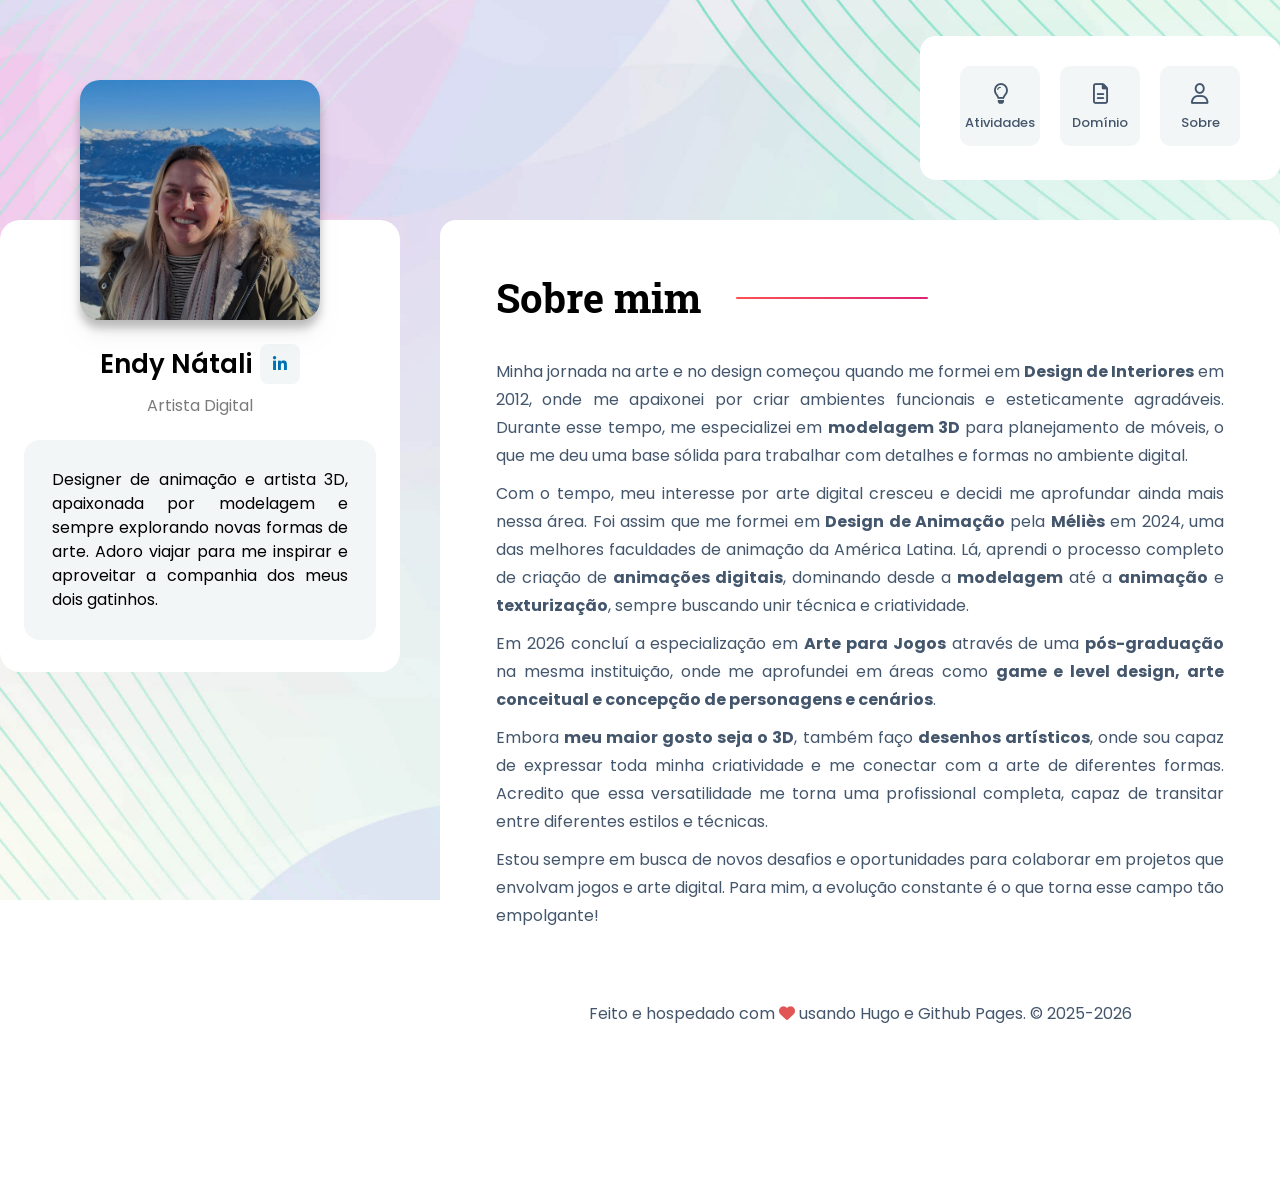
<file: sobre/index.html>
<!DOCTYPE html>
<html lang="pt">

    <head>
        <meta charset="UTF-8" />
        <meta http-equiv="X-UA-Compatible" content="IE=edge" />
        <meta name="viewport" content="width=device-width, initial-scale=1.0" />
        <link rel="shortcut icon" href="/images/logo/faveicon.jpg" type="image/x-icon">
        <link rel="stylesheet" href="/assets/fontaswesome/css/all.min.css">
<link rel="stylesheet" href="/assets/fontaswesome/css/fontawesome.min.css">
<link rel="preconnect" href="https://fonts.googleapis.com" />
<link rel="preconnect" href="https://fonts.gstatic.com" crossorigin />
<link
    href="https://fonts.googleapis.com/css2?family=Poppins:ital,wght@0,200;0,300;0,400;0,500;0,600;0,700;1,400;1,500;1,600&family=Roboto+Slab:wght@300;400;500;600;700&display=swap"
    rel="stylesheet" />
<link rel="stylesheet" href="/css/vendor/jquery.modal.min.css">
<link rel="stylesheet" href="/css/tailwind.css">
<link rel="stylesheet" href="/css/custom.css">
<link rel="stylesheet" href="/css/vendor/slick.css">
        <title>Sobre mim</title>
        <meta name="description" content="Endy Nátali - Artista digital, designer de animação, apaixonada por modelagem 3D e sempre explorando novas formas de arte.">
        <meta name="keywords" content="Endy Nátali, digital artist, artista digital, modelagem 3D, animação 3D, animação 2D, game design, Lody">
        <meta name="author" content="Endy Nátali Bächtold Smolski Chapuis">
        <link rel="canonical" href="https://endy.com.br">
        <style>
            html, body {
                margin: 0;
                padding: 0;
            }
            .site-fixed-bg {
                position: fixed;
                inset: 0;
                z-index: 0;
            }
            .page-shell {
                position: relative;
                z-index: 1;
                display: flow-root;
                min-height: 100dvh;
            }
            .mobile-content-offset {
                padding-bottom: 74px;
            }
            .page-surface {
                background-color: transparent;
            }
            .dark .page-surface {
                background-color: transparent;
            }
            .mobile-page-surface {
                background-color: rgba(255, 255, 255, 0.92);
                border-radius: 1rem;
                margin: 0.75rem;
            }
            .dark .mobile-page-surface {
                background-color: rgba(17, 17, 17, 0.92);
            }
            .mobile-bottom-nav {
                position: fixed;
                left: 0;
                right: 0;
                bottom: 0;
                z-index: 9999;
            }
            .mobile-bottom-nav-list {
                display: flex;
                align-items: stretch;
                justify-content: space-between;
            }
            .mobile-bottom-nav-list li {
                flex: 1 1 25%;
            }
            @media (min-width: 1024px) {
                .page-shell {
                    min-height: 100vh;
                }
                .mobile-content-offset {
                    padding-bottom: 0;
                }
                .mobile-bottom-nav {
                    display: none;
                }
                .page-surface {
                    background-color: #ffffff;
                    border-radius: 1rem;
                }
                .dark .page-surface {
                    background-color: #111111;
                }
                .mobile-page-surface {
                    margin: 0;
                }
            }
        </style>
    </head>

    <body>
        <div class="site-fixed-bg bg-homeBg dark:bg-homeTwoBg-dark bg-no-repeat bg-center bg-cover"></div>
        <div class="page-shell min-h-screen md:pb-16 w-full">
            <div class="container grid grid-cols-12 md:gap-10 justify-between lg:mt-[220px] mobile-content-offset">
                <div class="col-span-12 lg:col-span-4 hidden lg:block h-screen sticky top-44">
                    <div class="w-full mb-6 lg:mb-0 mx-auto relative bg-white text-center dark:bg-[#111111] px-6 rounded-[20px] mt-[180px] md:mt-[220px] lg:mt-0">
    <img src="/images/about/avatar.jpg"
        class="w-[240px] absolute left-[50%] transform -translate-x-[50%] h-[240px] drop-shadow-xl mx-auto rounded-[20px] -mt-[140px]"
        alt="about" />
    <div class="pt-[100px] pb-8">
        <div class="mt-6 mb-1 flex items-center justify-center gap-2">
            <h2 class="text-[26px] font-semibold dark:text-white"> Endy Nátali </h2>
            <a class="ml-1" href="https://www.linkedin.com/in/endynatali/" target="_blank" rel="noopener noreferrer" aria-label="LinkedIn">
                <span class="socialbtn text-[#0072b1]">
                    <i class="fa-brands fa-linkedin-in"></i>
                </span>
            </a>
            
        </div>
        <h3 class="mb-4 text-[#7B7B7B] inline-block dark:bg-[#1D1D1D] px-5 py-1.5 rounded-lg dark:text-[#A6A6A6]"> Artista Digital </h3>
        <div class="p-7 rounded-2xl mt-7 bg-[#F3F6F6] dark:bg-[#1D1D1D]" style="text-align: justify; margin-top: 0px;">
            Designer de animação e artista 3D, apaixonada por modelagem e sempre explorando novas formas de arte. Adoro viajar para me inspirar e aproveitar a companhia dos meus dois gatinhos. 
        </div>

        
    </div>
</div>
                </div>
                <div class="col-span-12 lg:col-span-8">
                    <header
                        class="lg:w-[360px] h-[144px] hidden lg:block p-[30px] ml-auto mb-10 rounded-[16px] bg-white dark:bg-[#111111]" style="margin-top: -184px;">
                        <nav class="hidden lg:block">
                            <ul class="flex">
                                <li>
                                    <a class="menu-item" href="/atividades">
                                        <span class="text-xl mb-1">
                                            <i class="fa-regular fa-lightbulb"></i>
                                        </span> Atividades
                                    </a>
                                </li>
                                <li>
                                    <a class="menu-item" href="/dominio">
                                        <span class="text-xl mb-1">
                                            <i class="fa-regular fa-file-lines"></i>
                                        </span> Domínio
                                    </a>
                                </li>
                                <li>
                                    <a class="menu-item" href="/">
                                        <span class="text-xl mb-1">
                                            <i class="fa-regular fa-user"></i>
                                        </span> Sobre
                                    </a>
                                </li>
                                
                                
                            </ul>
                        </nav>
                    </header>

                    
    <div>
        <div class="page-surface mobile-page-surface">
            <div class="pt-8 pb-12 md:py-12 px-2 sm:px-5 md:px-10 lg:px-14">
                <h2 class="after-effect after:left-60">Sobre mim</h2>

                <div class="grid grid-cols-12 md:gap-10 pt-4 md:pt-[30px] items-center">
                    <div class="col-span-12 space-y-2.5">
                        <div style="text-align: justify;">
                            <p class="text-[#44566c] dark:text-color-910 leading-7">
                                Minha jornada na arte e no design começou quando me formei em <strong>Design de Interiores</strong> em 2012, onde me apaixonei por criar ambientes funcionais e esteticamente agradáveis. Durante esse tempo, me especializei em <strong>modelagem 3D</strong> para planejamento de móveis, o que me deu uma base sólida para trabalhar com detalhes e formas no ambiente digital.
                            </p>

                            <p class="text-[#44566c] leading-7 mt-2.5 dark:text-color-910">
                                Com o tempo, meu interesse por arte digital cresceu e decidi me aprofundar ainda mais nessa área.
                                Foi assim que me formei em <strong>Design de Animação</strong> pela <strong>Méliès</strong> em 2024, uma das melhores faculdades de animação da América Latina. Lá, aprendi o processo completo de criação de
                                <strong>animações digitais</strong>, dominando desde a <strong>modelagem</strong> até a <strong>animação</strong> e <strong>texturização</strong>, sempre buscando unir técnica e criatividade.
                            </p>

                            <p class="text-[#44566c] leading-7 mt-2.5 dark:text-color-910">
                                Em 2026 concluí a especialização em <strong>Arte para Jogos</strong> através de uma <strong>pós-graduação</strong> na mesma instituição, onde me aprofundei em áreas como <strong>game e level design, arte conceitual e concepção de personagens e cenários</strong>.
                            </p>

                            <p class="text-[#44566c] leading-7 mt-2.5 dark:text-color-910">
                                Embora <strong>meu maior gosto seja o 3D</strong>, também faço <strong>desenhos artísticos</strong>, onde sou capaz de expressar toda minha criatividade e me conectar com a arte de diferentes formas. Acredito que essa versatilidade me torna uma profissional completa, capaz de transitar entre diferentes estilos e técnicas.
                            </p>

                            <p class="text-[#44566c] leading-7 mt-2.5 dark:text-color-910">
                                Estou sempre em busca de novos desafios e oportunidades para colaborar em projetos que envolvam jogos e arte digital.
                                Para mim, a evolução constante é o que torna esse campo tão empolgante!
                            </p>
                        </div>
                    </div>
                </div>
            </div>

        </div>
        <footer class="overflow-hidden rounded-b-2xl" style="background: transparent">
    <p class="text-center py-6 text-gray-lite dark:text-color-910"> 
        Feito e hospedado com <i class="fa fa-heart" style="color: #e25555;;"></i> usando
                    <a href="https://gohugo.io/" target="_BLANK" class="black">Hugo</a> e <a href="https://pages.github.com/" target="_BLANK" class="black">Github Pages</a>. &copy; 2025-2026</p>
    </p>
</footer>
    </div>

                </div>
            </div>

            <nav class="mobile-bottom-nav bg-white dark:bg-[#111111] border-t border-[#e6e6e6] dark:border-[#212425]">
                <ul class="mobile-bottom-nav-list">
                    <li>
                        <a class="flex flex-col items-center justify-center py-2 text-xs text-[#44566c] dark:text-[#A6A6A6]" href="/">
                            <i class="fa-solid fa-house text-base mb-1"></i>
                            Home
                        </a>
                    </li>
                    <li>
                        <a class="flex flex-col items-center justify-center py-2 text-xs text-[#44566c] dark:text-[#A6A6A6]" href="/atividades">
                            <i class="fa-solid fa-lightbulb text-base mb-1"></i>
                            Atividades
                        </a>
                    </li>
                    <li>
                        <a class="flex flex-col items-center justify-center py-2 text-xs text-[#44566c] dark:text-[#A6A6A6]" href="/dominio">
                            <i class="fa-solid fa-file-lines text-base mb-1"></i>
                            Domínio
                        </a>
                    </li>
                    <li>
                        <a class="flex flex-col items-center justify-center py-2 text-xs text-[#F95054]" href="/sobre">
                            <i class="fa-solid fa-user text-base mb-1"></i>
                            Sobre
                        </a>
                    </li>
                </ul>
            </nav>
        </div>

        <script src="/js/vendor/jquery.min.js"></script>
<script src="/js/vendor/isotope.pkgd.min.js"></script>
<script src="/js/vendor/jquery.modal.min.js"></script>   
<script src="/js/vendor/slick.js"></script>
<script src="/js/main.js"></script>
    </body>

</html>
</file>
<file: css/custom.css>
@import url("https://fonts.googleapis.com/css2?family=Poppins:wght@300;400;500;600;700;800;900&family=Roboto+Slab:wght@300;400;500;600;700;800;900&display=swap");

html {
	font-family: "Poppins", sans-serif;
}

/* modal */
.modal {
	max-width: 800px !important;
}

/* width */
.scrollbarLight::-webkit-scrollbar,
.scrollbarDark::-webkit-scrollbar {
	width: 10px;
	height: 10px;
}

/* Track */
.scrollbarLight::-webkit-scrollbar-track {
	border-radius: 100vh;
	background: #e9e3e3;
}

/* Handle */
.scrollbarLight::-webkit-scrollbar-thumb {
	background: #797979;
	border-radius: 100vh;
	border: 5px solid #9c9fa1;
}

/* Handle on hover */
.scrollbarLight::-webkit-scrollbar-thumb:hover {
	background: #cfd0d3;
}

/* Hide scrollbar for Chrome, Safari and Opera */
.no-scrollbar::-webkit-scrollbar {
	display: none;
}

/* Hide scrollbar for IE, Edge and Firefox */
.no-scrollbar {
	-ms-overflow-style: none;
	/* IE and Edge */
	scrollbar-width: none;
	/* Firefox */
}

/* Track */
.scrollbarDark::-webkit-scrollbar-track {
	border-radius: 100vh;
	background: #000000;
}

/* Handle */
.scrollbarDark::-webkit-scrollbar-thumb {
	background: #000000;
	border-radius: 100vh;
	border: 5px solid #4f4f4f;
}

/* Handle on hover */
.scrollbarLight::-webkit-scrollbar-thumb:hover {
	background: #111111;
}

.linked {
	color: white !important;
}
/* input remove auto fill background */
input:-webkit-autofill,
input:-webkit-autofill:hover,
input:-webkit-autofill:focus {
	-webkit-text-fill-color: gray;
	/* -webkit-box-shadow: 0 0 0px 1000px transparent inset; */
	transition: background-color 5000s ease-in-out 0s;
	background: none !important;
}
/* active color */
.is-active {
	color: #fa5252 !important;
}
/* slider img */
.slick-slide {
	padding: 30px;
}
.fillter-btn.is-checked {
	color: #fa5252;
}
.mymix {
	min-height: 50vh;
	margin-left: -10px;
	margin-right: -10px;
}
.three-col .isotop-item,
.three-col .grid-sizer {
	width: 33.33%;
	padding: 0 10px;
}
.two-col .isotop-item,
.two-col .grid-sizer {
	width: 50%;
	padding: 0 10px;
}
@media (max-width: 1199px) {
	.three-col .isotop-item,
	.three-col .grid-sizer {
		width: 50%;
	}
}
@media (max-width: 576px) {
	.three-col .isotop-item,
	.three-col .grid-sizer,
	.two-col .isotop-item,
	.two-col .grid-size {
		width: 100%;
	}
}
.three-col .isotop-item > div,
.two-col .isotop-item > div {
	margin-bottom: 20px;
}
.brand-img {
	max-width: 100% !important;
	width: auto !important;
	height: auto !important;
	overflow: hidden;
	text-align: center;
}
/* owl-carousel */
.owl-carousel .owl-stage {
	display: flex;
	align-items: center;
}

.owl-carousel .owl-stage .owl-item {
	padding: 20px 30px;
}

.fix {
	display: none;
}

.close {
	position: absolute;
	top: -12.5px;
	right: -12.5px;
	display: block;
	width: 30px;
	height: 30px;
	text-indent: -9999px;
	background-size: contain;
	background-repeat: no-repeat;
	background-position: center center;
	width: 50px !important;
	height: 50px !important;
	top: -20px !important;
	right: -20px !important;
	border-radius: 50%;
}

.close-light {
	background-image: url(../images/icons/closelight.jpg);
}

.close-dark {
	background-image: url(../images/icons/closeDark.png);
}

.modal a.close-modal {
	display: none;
}

/* preloader */

#preloader {
	position: fixed;
	left: 0;
	top: 0;
	height: 100vh;
	width: 100%;
	z-index: 999999999999999999;
	display: flex;
}

#preloader:before,
#preloader:after {
	content: "";
	position: absolute;
	left: 0;
	top: 0;
	width: 50%;
	height: 100%;
	z-index: -1;
	background-color: #000;
	-webkit-transition: all 0.3s ease 0s;
	-o-transition: all 0.3s ease 0s;
	transition: all 0.3s ease 0s;
}

#preloader:after {
	left: auto;
	right: 0;
}

#preloader .loader_line {
	margin: auto;
	width: 1px;
	height: 250px;
	position: relative;
	overflow: hidden;
	-webkit-transition: all 0.8s ease 0s;
	-o-transition: all 0.8s ease 0s;
	transition: all 0.8s ease 0s;
}

.loader_line:before {
	content: "";
	position: absolute;
	left: 0;
	top: 50%;
	width: 1px;
	height: 0%;
	-webkit-transform: translateY(-50%);
	-ms-transform: translateY(-50%);
	-o-transform: translateY(-50%);
	transform: translateY(-50%);
	background-color: #fff;
	-webkit-animation: lineheight 1000ms ease-in-out 0s forwards;
	-o-animation: lineheight 1000ms ease-in-out 0s forwards;
	animation: lineheight 1000ms ease-in-out 0s forwards;
}

.loader_line:after {
	content: "";
	position: absolute;
	left: 0;
	top: 0;
	width: 1px;
	height: 100%;
	background-color: #999999;
	-webkit-transform: translateY(-100%);
	-ms-transform: translateY(-100%);
	-o-transform: translateY(-100%);
	transform: translateY(-100%);
	-webkit-animation: lineround 1200ms linear 0s infinite;
	-o-animation: lineround 1200ms linear 0s infinite;
	animation: lineround 1200ms linear 0s infinite;
	animation-delay: 2000ms;
}

@keyframes lineheight {
	0% {
		height: 0%;
	}

	100% {
		height: 100%;
	}
}

@keyframes lineround {
	0% {
		-webkit-transform: translateY(-100%);
		-ms-transform: translateY(-100%);
		-o-transform: translateY(-100%);
		transform: translateY(-100%);
	}

	100% {
		-webkit-transform: translateY(200%);
		-ms-transform: translateY(200%);
		-o-transform: translateY(200%);
		transform: translateY(200%);
	}
}
.portfolio_list {
	min-height: 50vh;
}
/*hiding all*/
.preloaded .loader_line:after {
	opacity: 0;
}

.preloaded .loader_line {
	opacity: 0;
	height: 100% !important;
}

.preloaded:before,
.preloaded:after {
	-webkit-animation: preloadedzero 300ms ease-in-out 500ms forwards;
	-o-animation: preloadedzero 300ms ease-in-out 500ms forwards;
	animation: preloadedzero 300ms ease-in-out 500ms forwards;
}

@keyframes preloadedzero {
	0% {
		width: 50%;
	}

	100% {
		width: 0%;
	}
}
/* media queries */
@media only screen and (max-width: 992px) {
	.close {
		top: -45px !important;
		right: 5px !important;
		width: 40px !important;
		height: 40px !important;
	}
}

.jquery-modal.blocker {
	z-index: 9999999999;
}
.close {
	filter: invert(0.9);
	transition: 0.3s;
}
.close:hover {
	filter: invert(1);
}
</file>
